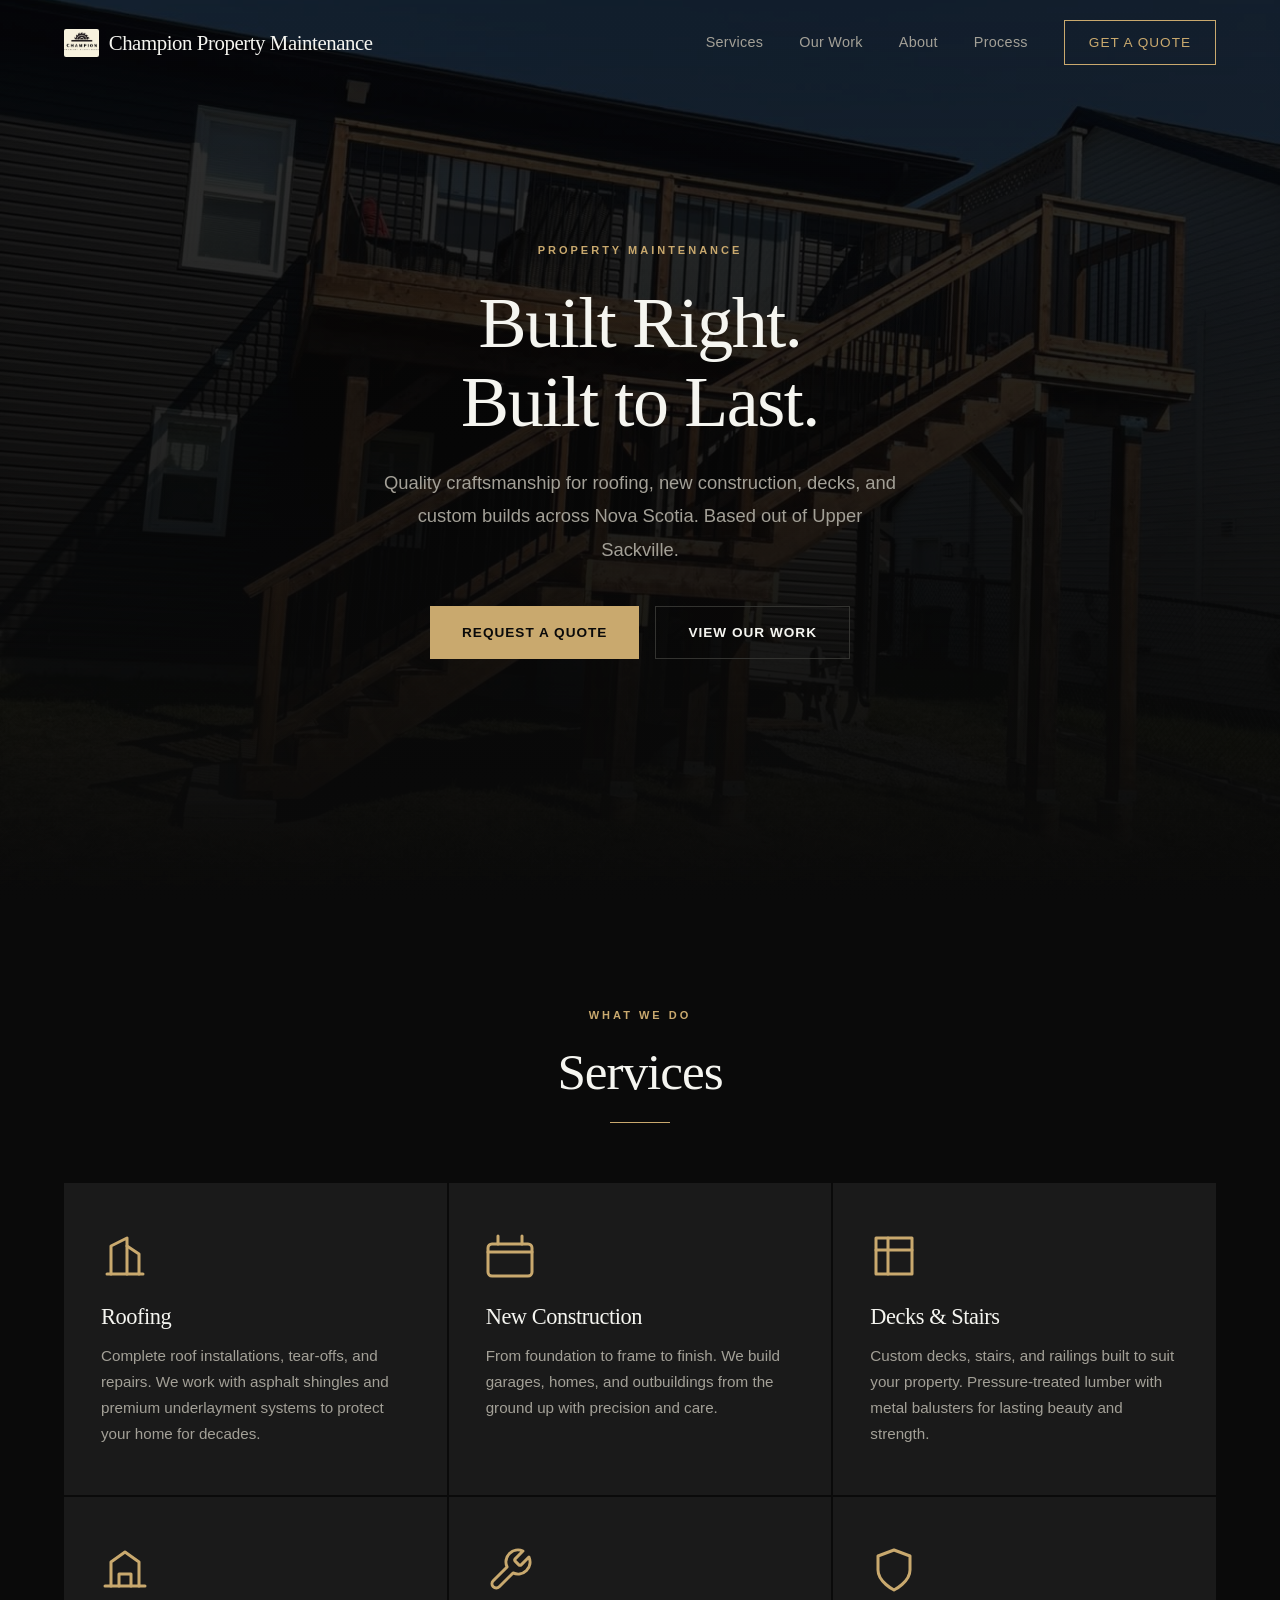
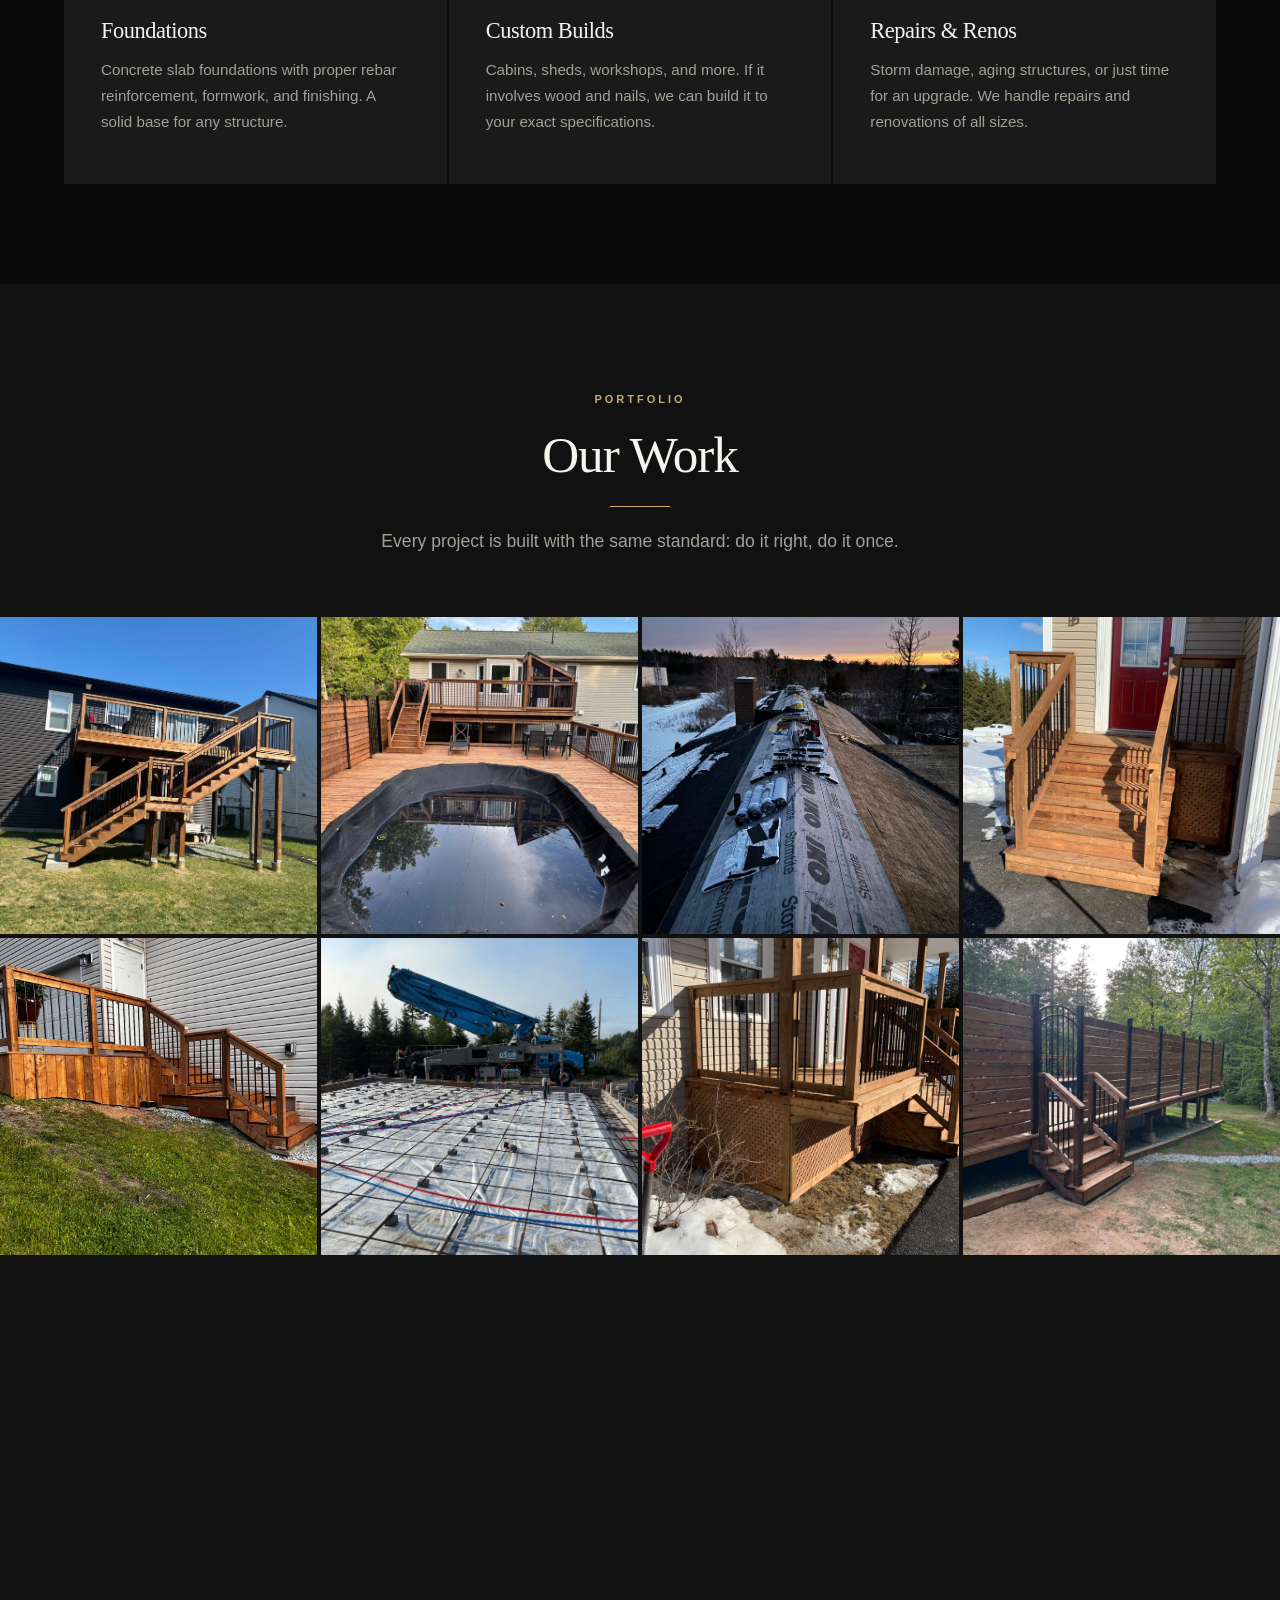
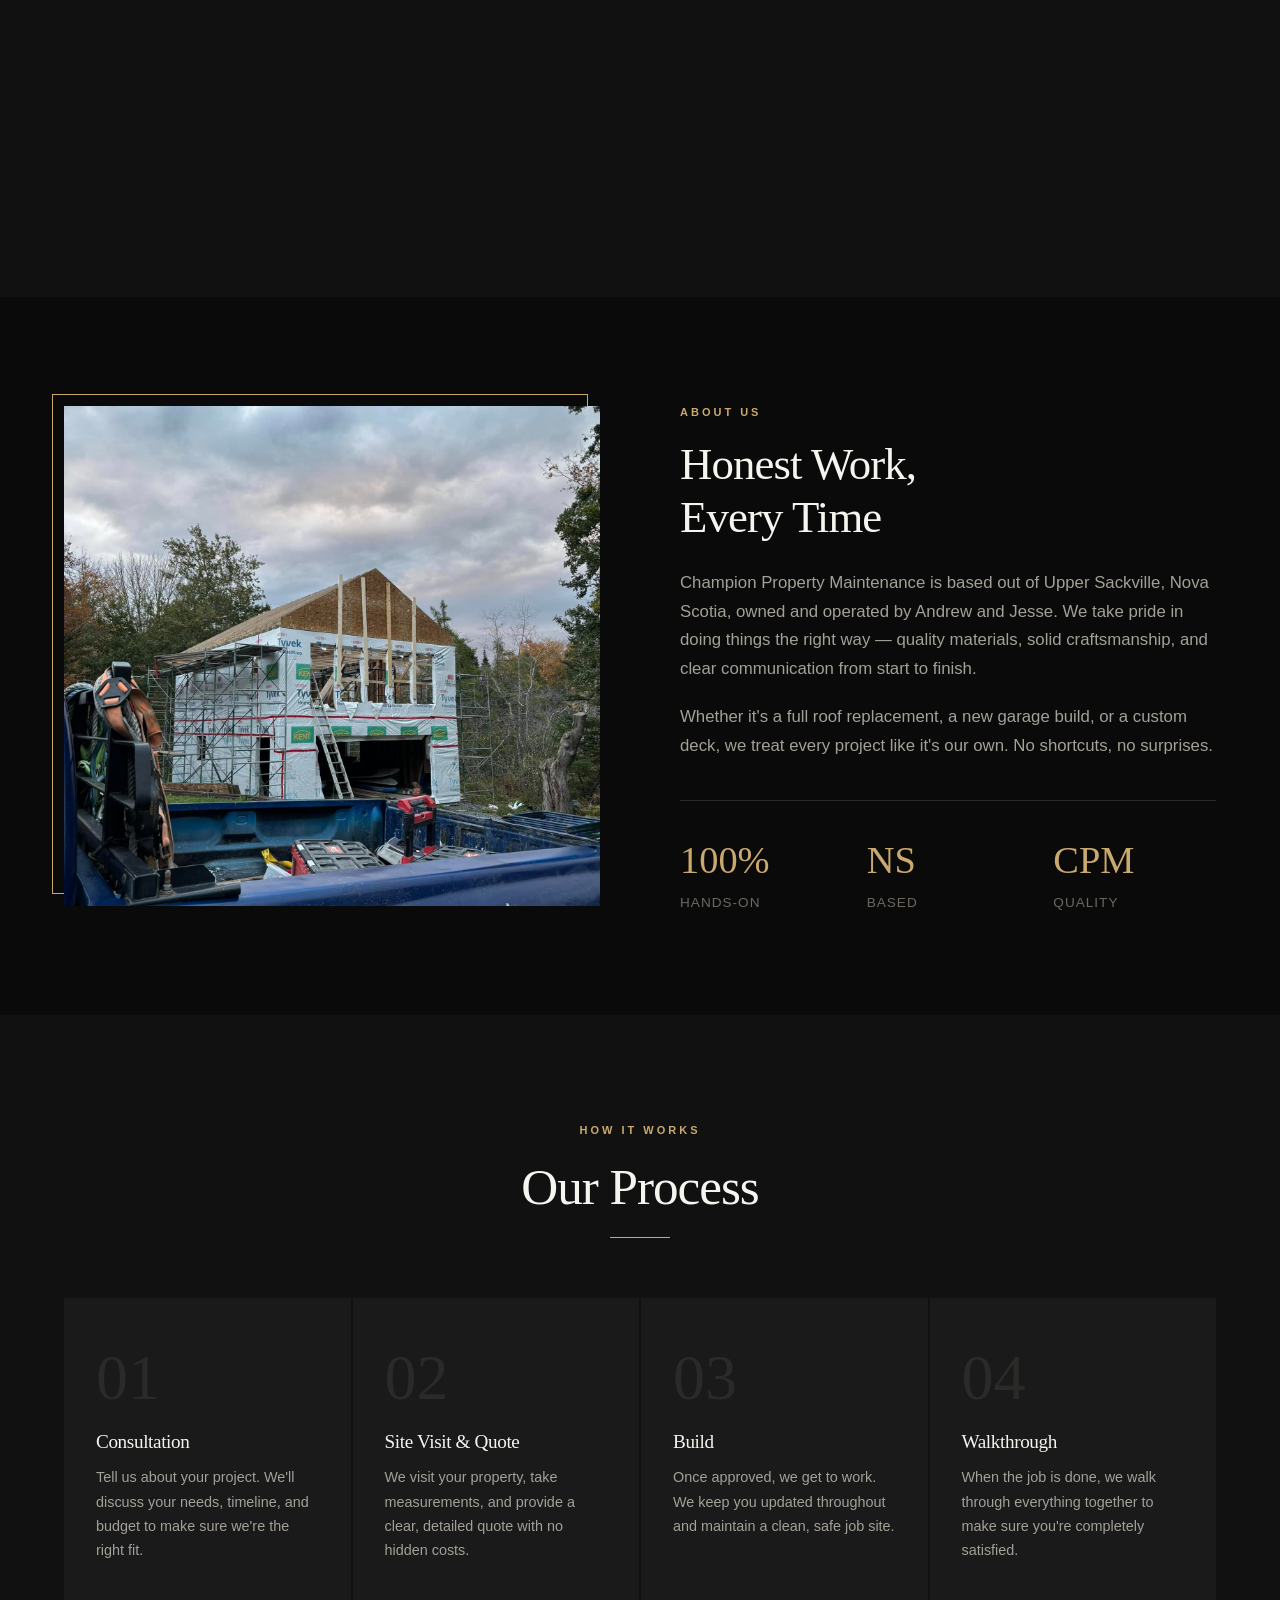
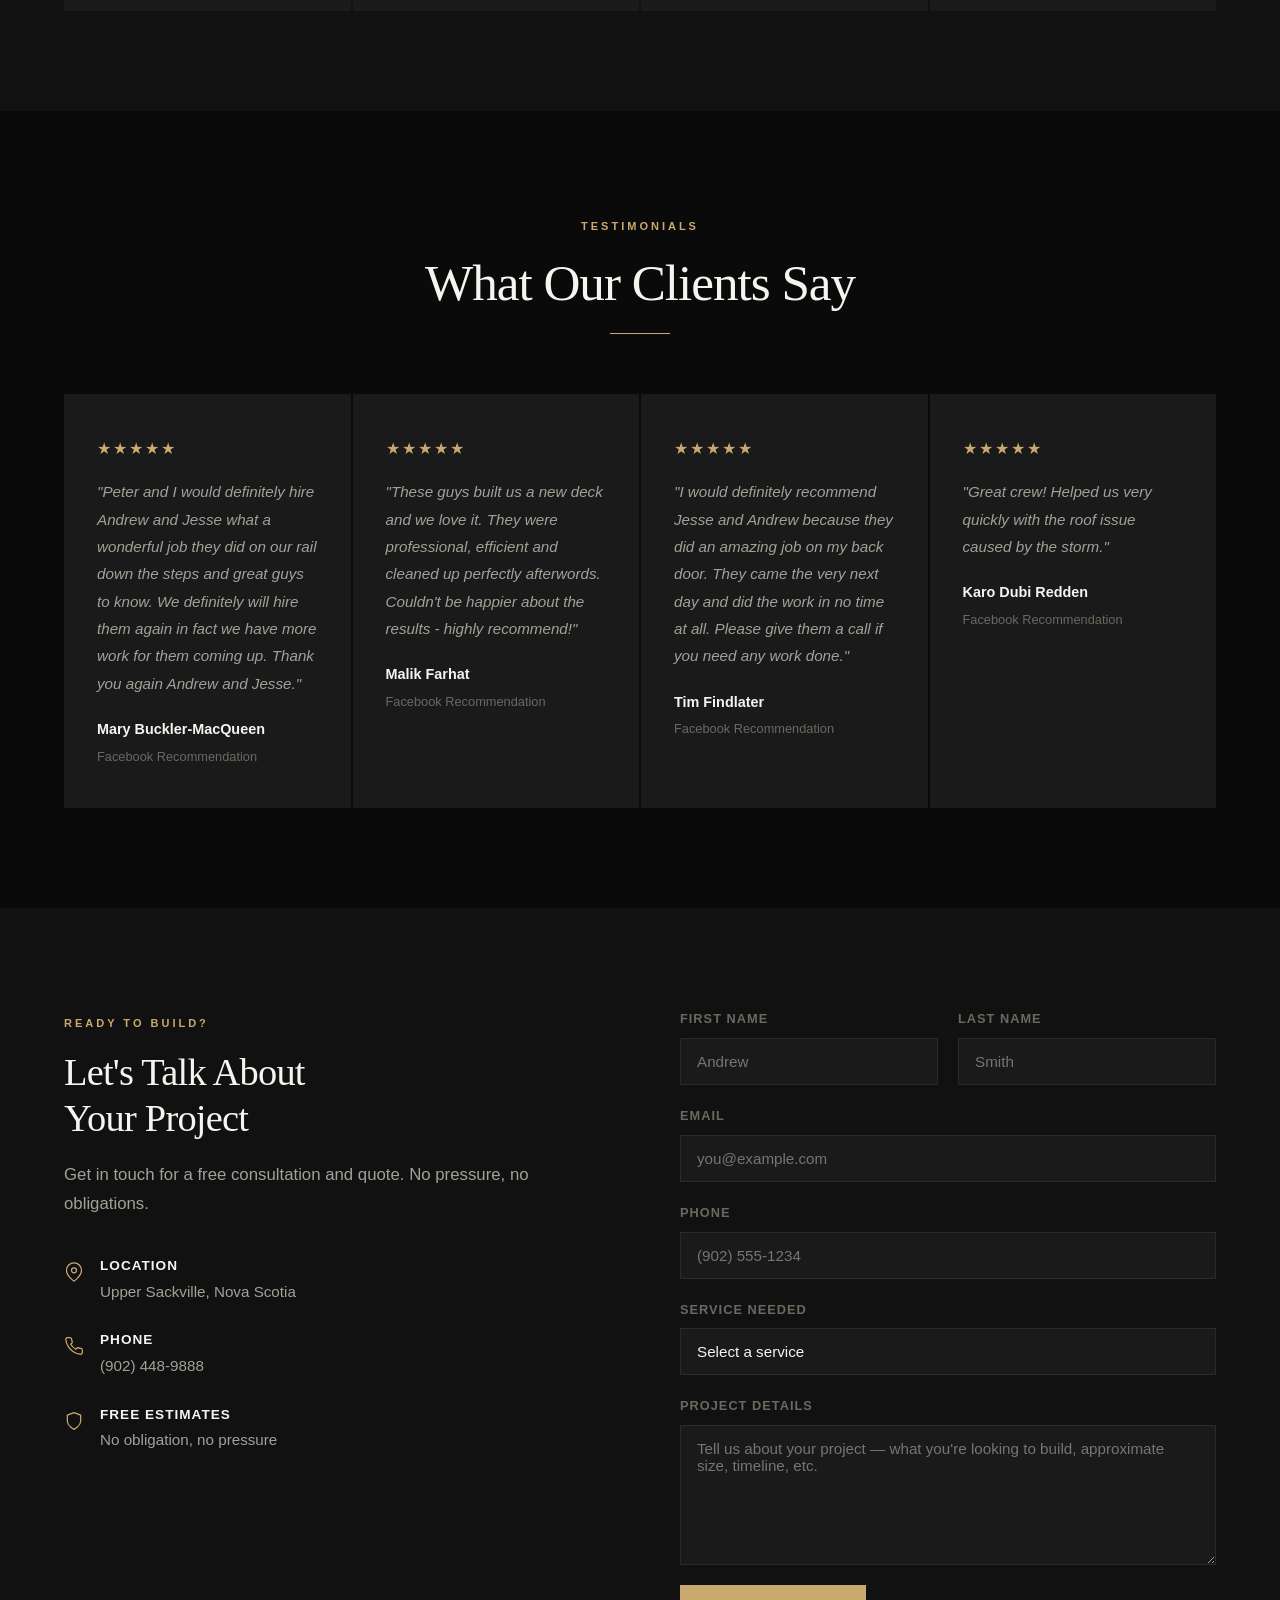
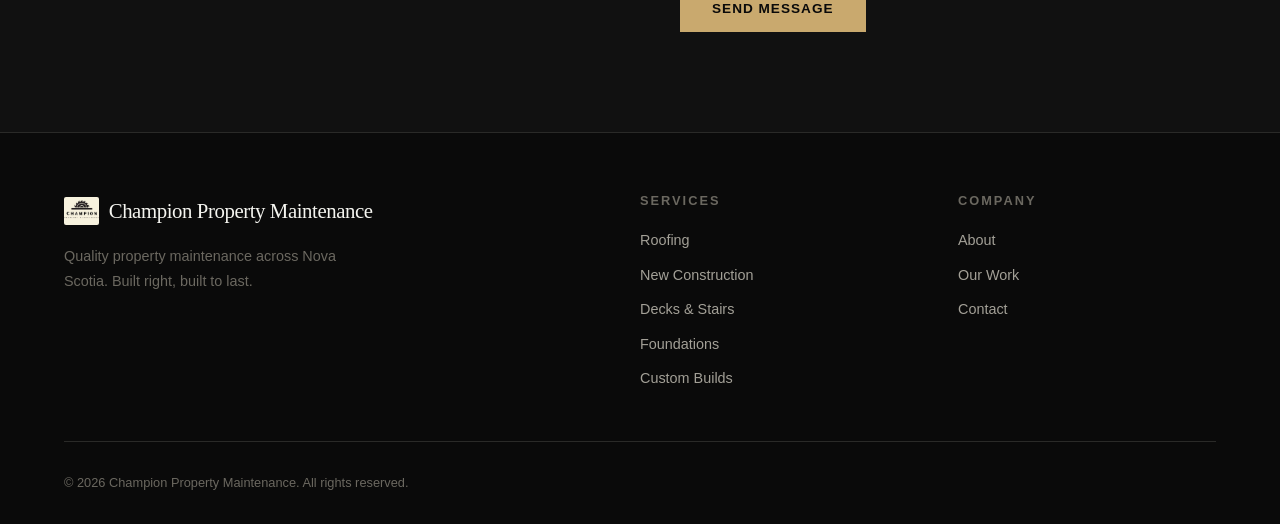
<file: index.html>
<!DOCTYPE html>
<html lang="en">
<head>
  <meta charset="UTF-8">
  <meta name="viewport" content="width=device-width, initial-scale=1.0">
  <title>Champion Property Maintenance | Nova Scotia</title>
  <meta name="description" content="Premium property maintenance services in Nova Scotia. New construction, roofing, decks, foundations, and custom builds by the Champion team.">
  <link rel="stylesheet" href="css/styles.css">
  <link rel="icon" type="image/svg+xml" href="data:image/svg+xml,%3Csvg xmlns='http://www.w3.org/2000/svg' viewBox='0 0 32 32'%3E%3Crect width='32' height='32' fill='%23c9a96e'/%3E%3Ctext x='50%25' y='55%25' dominant-baseline='middle' text-anchor='middle' fill='%230a0a0a' font-family='Georgia' font-weight='400' font-size='10'%3ECPM%3C/text%3E%3C/svg%3E">
</head>
<body>

  <!-- Navigation -->
  <nav class="navbar" id="navbar">
    <div class="container">
      <a href="index" class="nav-logo">
        <img src="images/logo.jpg" alt="Champion Property Maintenance" class="nav-logo-img">
        Champion Property Maintenance
      </a>
      <div class="nav-links" id="navLinks">
        <a href="#services">Services</a>
        <a href="#work">Our Work</a>
        <a href="#about">About</a>
        <a href="#process">Process</a>
        <a href="#contact" class="nav-cta">Get a Quote</a>
      </div>
      <button class="nav-toggle" id="navToggle" aria-label="Toggle menu">
        <span></span>
        <span></span>
        <span></span>
      </button>
    </div>
  </nav>

  <!-- Hero -->
  <section class="hero">
    <div class="hero-bg">
      <img src="images/stairs.jpg" alt="Champion Property Maintenance building project">
    </div>
    <div class="container">
      <div class="hero-content fade-in">
        <span class="hero-label">Property Maintenance</span>
        <h1>Built Right.<br>Built to Last.</h1>
        <p>Quality craftsmanship for roofing, new construction, decks, and custom builds across Nova Scotia. Based out of Upper Sackville.</p>
        <div class="hero-buttons">
          <a href="#contact" class="btn btn-primary">Request a Quote</a>
          <a href="#work" class="btn btn-outline">View Our Work</a>
        </div>
      </div>
    </div>
  </section>

  <!-- Services -->
  <section class="section" id="services">
    <div class="container">
      <div class="text-center fade-in">
        <span class="section-label">What We Do</span>
        <h2 class="section-title">Services</h2>
        <div class="divider"></div>
      </div>

      <div class="services-grid stagger-children">
        <div class="service-card">
          <div class="service-icon">
            <svg xmlns="http://www.w3.org/2000/svg" viewBox="0 0 24 24" stroke-linecap="round" stroke-linejoin="round"><path d="M3 21h18"/><path d="M5 21V7l8-4v18"/><path d="M19 21V11l-6-4"/></svg>
          </div>
          <h3>Roofing</h3>
          <p>Complete roof installations, tear-offs, and repairs. We work with asphalt shingles and premium underlayment systems to protect your home for decades.</p>
        </div>
        <div class="service-card">
          <div class="service-icon">
            <svg xmlns="http://www.w3.org/2000/svg" viewBox="0 0 24 24" stroke-linecap="round" stroke-linejoin="round"><rect x="1" y="6" width="22" height="16" rx="2"/><path d="M1 10h22"/><path d="M6 6V2"/><path d="M18 6V2"/></svg>
          </div>
          <h3>New Construction</h3>
          <p>From foundation to frame to finish. We build garages, homes, and outbuildings from the ground up with precision and care.</p>
        </div>
        <div class="service-card">
          <div class="service-icon">
            <svg xmlns="http://www.w3.org/2000/svg" viewBox="0 0 24 24" stroke-linecap="round" stroke-linejoin="round"><path d="M3 3h18v18H3z"/><path d="M3 9h18"/><path d="M9 3v18"/></svg>
          </div>
          <h3>Decks & Stairs</h3>
          <p>Custom decks, stairs, and railings built to suit your property. Pressure-treated lumber with metal balusters for lasting beauty and strength.</p>
        </div>
        <div class="service-card">
          <div class="service-icon">
            <svg xmlns="http://www.w3.org/2000/svg" viewBox="0 0 24 24" stroke-linecap="round" stroke-linejoin="round"><path d="M2 20h20"/><path d="M5 20V8l7-5 7 5v12"/><path d="M9 20v-6h6v6"/></svg>
          </div>
          <h3>Foundations</h3>
          <p>Concrete slab foundations with proper rebar reinforcement, formwork, and finishing. A solid base for any structure.</p>
        </div>
        <div class="service-card">
          <div class="service-icon">
            <svg xmlns="http://www.w3.org/2000/svg" viewBox="0 0 24 24" stroke-linecap="round" stroke-linejoin="round"><path d="M14.7 6.3a1 1 0 0 0 0 1.4l1.6 1.6a1 1 0 0 0 1.4 0l3.77-3.77a6 6 0 0 1-7.94 7.94l-6.91 6.91a2.12 2.12 0 0 1-3-3l6.91-6.91a6 6 0 0 1 7.94-7.94l-3.76 3.76z"/></svg>
          </div>
          <h3>Custom Builds</h3>
          <p>Cabins, sheds, workshops, and more. If it involves wood and nails, we can build it to your exact specifications.</p>
        </div>
        <div class="service-card">
          <div class="service-icon">
            <svg xmlns="http://www.w3.org/2000/svg" viewBox="0 0 24 24" stroke-linecap="round" stroke-linejoin="round"><path d="M12 22s8-4 8-10V5l-8-3-8 3v7c0 6 8 10 8 10z"/></svg>
          </div>
          <h3>Repairs & Renos</h3>
          <p>Storm damage, aging structures, or just time for an upgrade. We handle repairs and renovations of all sizes.</p>
        </div>
      </div>
    </div>
  </section>

  <!-- Gallery -->
  <section class="section" id="work" style="background: var(--bg-secondary); padding-bottom: 0;">
    <div class="container">
      <div class="text-center fade-in">
        <span class="section-label">Portfolio</span>
        <h2 class="section-title">Our Work</h2>
        <div class="divider"></div>
        <p class="section-subtitle" style="margin: 0 auto;">Every project is built with the same standard: do it right, do it once.</p>
      </div>
    </div>
    <div class="gallery-grid" style="margin-top: 60px;">
      <div class="gallery-item scale-in"><img src="images/stairs.jpg" alt="Custom deck with stairs"></div>
      <div class="gallery-item scale-in"><img src="images/deck.jpg" alt="Deck build"></div>
      <div class="gallery-item scale-in"><img src="images/roof.jpg" alt="Roofing project"></div>
      <div class="gallery-item scale-in"><img src="images/stairs1.jpg" alt="Stairs and railings"></div>
      <div class="gallery-item scale-in"><img src="images/deck1.jpg" alt="Finished deck"></div>
      <div class="gallery-item scale-in"><img src="images/conc.jpg" alt="Concrete work"></div>
      <div class="gallery-item scale-in"><img src="images/stairs2.jpg" alt="Outdoor staircase"></div>
      <div class="gallery-item scale-in"><img src="images/deck2.jpg" alt="Deck construction"></div>
      <div class="gallery-item scale-in"><img src="images/roof1.jpg" alt="Roof installation"></div>
      <div class="gallery-item scale-in"><img src="images/path.jpg" alt="Pathway build"></div>
      <div class="gallery-item scale-in"><img src="images/bath.jpg" alt="Bathroom renovation"></div>
      <div class="gallery-item scale-in"><img src="images/floor.jpg" alt="Flooring work"></div>
      <div class="gallery-item scale-in"><img src="images/deck3.jpg" alt="Deck project"></div>
      <div class="gallery-item scale-in"><img src="images/stairs3.jpg" alt="Stair build"></div>
      <div class="gallery-item scale-in"><img src="images/deck4.jpg" alt="Deck with railings"></div>
      <div class="gallery-item scale-in"><img src="images/stairs4.jpg" alt="Stairs project"></div>
    </div>
  </section>

  <!-- About -->
  <section class="section" id="about">
    <div class="container">
      <div class="about-grid">
        <div class="about-image slide-left">
          <img src="images/an9.jpg" alt="Champion Property Maintenance construction project">
        </div>
        <div class="about-text slide-right">
          <span class="section-label">About Us</span>
          <h2>Honest Work,<br>Every Time</h2>
          <p>Champion Property Maintenance is based out of Upper Sackville, Nova Scotia, owned and operated by Andrew and Jesse. We take pride in doing things the right way — quality materials, solid craftsmanship, and clear communication from start to finish.</p>
          <p>Whether it's a full roof replacement, a new garage build, or a custom deck, we treat every project like it's our own. No shortcuts, no surprises.</p>
          <div class="about-stats">
            <div>
              <span class="stat-number">100%</span>
              <span class="stat-label">Hands-On</span>
            </div>
            <div>
              <span class="stat-number">NS</span>
              <span class="stat-label">Based</span>
            </div>
            <div>
              <span class="stat-number">CPM</span>
              <span class="stat-label">Quality</span>
            </div>
          </div>
        </div>
      </div>
    </div>
  </section>

  <!-- Process -->
  <section class="section" id="process" style="background: var(--bg-secondary);">
    <div class="container">
      <div class="text-center fade-in">
        <span class="section-label">How It Works</span>
        <h2 class="section-title">Our Process</h2>
        <div class="divider"></div>
      </div>

      <div class="process-grid stagger-children">
        <div class="process-step">
          <div class="process-number">01</div>
          <h3>Consultation</h3>
          <p>Tell us about your project. We'll discuss your needs, timeline, and budget to make sure we're the right fit.</p>
        </div>
        <div class="process-step">
          <div class="process-number">02</div>
          <h3>Site Visit & Quote</h3>
          <p>We visit your property, take measurements, and provide a clear, detailed quote with no hidden costs.</p>
        </div>
        <div class="process-step">
          <div class="process-number">03</div>
          <h3>Build</h3>
          <p>Once approved, we get to work. We keep you updated throughout and maintain a clean, safe job site.</p>
        </div>
        <div class="process-step">
          <div class="process-number">04</div>
          <h3>Walkthrough</h3>
          <p>When the job is done, we walk through everything together to make sure you're completely satisfied.</p>
        </div>
      </div>
    </div>
  </section>

  <!-- Testimonials -->
  <section class="section" id="reviews">
    <div class="container">
      <div class="text-center fade-in">
        <span class="section-label">Testimonials</span>
        <h2 class="section-title">What Our Clients Say</h2>
        <div class="divider"></div>
      </div>

      <div class="reviews-grid stagger-children">
        <div class="review-card">
          <div class="review-stars">&#9733;&#9733;&#9733;&#9733;&#9733;</div>
          <p class="review-text">"Peter and I would definitely hire Andrew and Jesse what a wonderful job they did on our rail down the steps and great guys to know. We definitely will hire them again in fact we have more work for them coming up. Thank you again Andrew and Jesse."</p>
          <div class="review-author">Mary Buckler-MacQueen</div>
          <div class="review-source">Facebook Recommendation</div>
        </div>
        <div class="review-card">
          <div class="review-stars">&#9733;&#9733;&#9733;&#9733;&#9733;</div>
          <p class="review-text">"These guys built us a new deck and we love it. They were professional, efficient and cleaned up perfectly afterwords. Couldn't be happier about the results - highly recommend!"</p>
          <div class="review-author">Malik Farhat</div>
          <div class="review-source">Facebook Recommendation</div>
        </div>
        <div class="review-card">
          <div class="review-stars">&#9733;&#9733;&#9733;&#9733;&#9733;</div>
          <p class="review-text">"I would definitely recommend Jesse and Andrew because they did an amazing job on my back door. They came the very next day and did the work in no time at all. Please give them a call if you need any work done."</p>
          <div class="review-author">Tim Findlater</div>
          <div class="review-source">Facebook Recommendation</div>
        </div>
        <div class="review-card">
          <div class="review-stars">&#9733;&#9733;&#9733;&#9733;&#9733;</div>
          <p class="review-text">"Great crew! Helped us very quickly with the roof issue caused by the storm."</p>
          <div class="review-author">Karo Dubi Redden</div>
          <div class="review-source">Facebook Recommendation</div>
        </div>
      </div>
    </div>
  </section>

  <!-- Contact -->
  <section class="section" id="contact" style="background: var(--bg-secondary);">
    <div class="container">
      <div class="contact-grid">
        <div class="contact-info fade-in">
          <span class="section-label">Ready to Build?</span>
          <h2>Let's Talk About<br>Your Project</h2>
          <p>Get in touch for a free consultation and quote. No pressure, no obligations.</p>

          <div class="contact-detail">
            <div class="contact-detail-icon"><svg xmlns="http://www.w3.org/2000/svg" viewBox="0 0 24 24" stroke-linecap="round" stroke-linejoin="round"><path d="M21 10c0 7-9 13-9 13s-9-6-9-13a9 9 0 0 1 18 0z"/><circle cx="12" cy="10" r="3"/></svg></div>
            <div>
              <h4>Location</h4>
              <p>Upper Sackville, Nova Scotia</p>
            </div>
          </div>

          <div class="contact-detail">
            <div class="contact-detail-icon"><svg xmlns="http://www.w3.org/2000/svg" viewBox="0 0 24 24" stroke-linecap="round" stroke-linejoin="round"><path d="M22 16.92v3a2 2 0 0 1-2.18 2 19.79 19.79 0 0 1-8.63-3.07 19.5 19.5 0 0 1-6-6 19.79 19.79 0 0 1-3.07-8.67A2 2 0 0 1 4.11 2h3a2 2 0 0 1 2 1.72 12.84 12.84 0 0 0 .7 2.81 2 2 0 0 1-.45 2.11L8.09 9.91a16 16 0 0 0 6 6l1.27-1.27a2 2 0 0 1 2.11-.45 12.84 12.84 0 0 0 2.81.7A2 2 0 0 1 22 16.92z"/></svg></div>
            <div>
              <h4>Phone</h4>
              <p><a href="tel:+19024489888" style="color: var(--text-secondary);">(902) 448-9888</a></p>
            </div>
          </div>

          <div class="contact-detail">
            <div class="contact-detail-icon"><svg xmlns="http://www.w3.org/2000/svg" viewBox="0 0 24 24" stroke-linecap="round" stroke-linejoin="round"><path d="M12 22s8-4 8-10V5l-8-3-8 3v7c0 6 8 10 8 10z"/></svg></div>
            <div>
              <h4>Free Estimates</h4>
              <p>No obligation, no pressure</p>
            </div>
          </div>
        </div>

        <form class="contact-form fade-in" action="https://formspree.io/f/YOUR_FORM_ID" method="POST">
          <div class="form-row">
            <div class="form-group">
              <label for="firstName">First Name</label>
              <input type="text" id="firstName" name="firstName" placeholder="Andrew" required>
            </div>
            <div class="form-group">
              <label for="lastName">Last Name</label>
              <input type="text" id="lastName" name="lastName" placeholder="Smith" required>
            </div>
          </div>
          <div class="form-group">
            <label for="email">Email</label>
            <input type="email" id="email" name="email" placeholder="you@example.com" required>
          </div>
          <div class="form-group">
            <label for="phone">Phone</label>
            <input type="tel" id="phone" name="phone" placeholder="(902) 555-1234">
          </div>
          <div class="form-group">
            <label for="service">Service Needed</label>
            <select id="service" name="service" required>
              <option value="" disabled selected>Select a service</option>
              <option value="roofing">Roofing</option>
              <option value="new-construction">New Construction</option>
              <option value="decks">Decks & Stairs</option>
              <option value="foundations">Foundations</option>
              <option value="custom-builds">Custom Builds</option>
              <option value="repairs">Repairs & Renovations</option>
              <option value="other">Other</option>
            </select>
          </div>
          <div class="form-group">
            <label for="message">Project Details</label>
            <textarea id="message" name="message" placeholder="Tell us about your project — what you're looking to build, approximate size, timeline, etc." required></textarea>
          </div>
          <input type="hidden" name="_subject" value="New Quote Request - Champion Property Maintenance Website">
          <input type="hidden" name="_next" value="https://jordan904.github.io/ad/thankyou">
          <button type="submit" class="form-submit">Send Message</button>
        </form>
      </div>
    </div>
  </section>

  <!-- Footer -->
  <footer class="footer">
    <div class="container">
      <div class="footer-grid">
        <div class="footer-brand">
          <a href="index" class="nav-logo">
            <img src="images/logo.jpg" alt="Champion Property Maintenance" class="nav-logo-img">
            Champion Property Maintenance
          </a>
          <p>Quality property maintenance across Nova Scotia. Built right, built to last.</p>
        </div>
        <div class="footer-col">
          <h4>Services</h4>
          <a href="#services">Roofing</a>
          <a href="#services">New Construction</a>
          <a href="#services">Decks & Stairs</a>
          <a href="#services">Foundations</a>
          <a href="#services">Custom Builds</a>
        </div>
        <div class="footer-col">
          <h4>Company</h4>
          <a href="#about">About</a>
          <a href="#work">Our Work</a>
          <a href="contact">Contact</a>
        </div>
      </div>
      <div class="footer-bottom">
        <p>&copy; 2026 Champion Property Maintenance. All rights reserved.</p>
      </div>
    </div>
  </footer>

  <script src="js/script.js"></script>
</body>
</html>
</file>
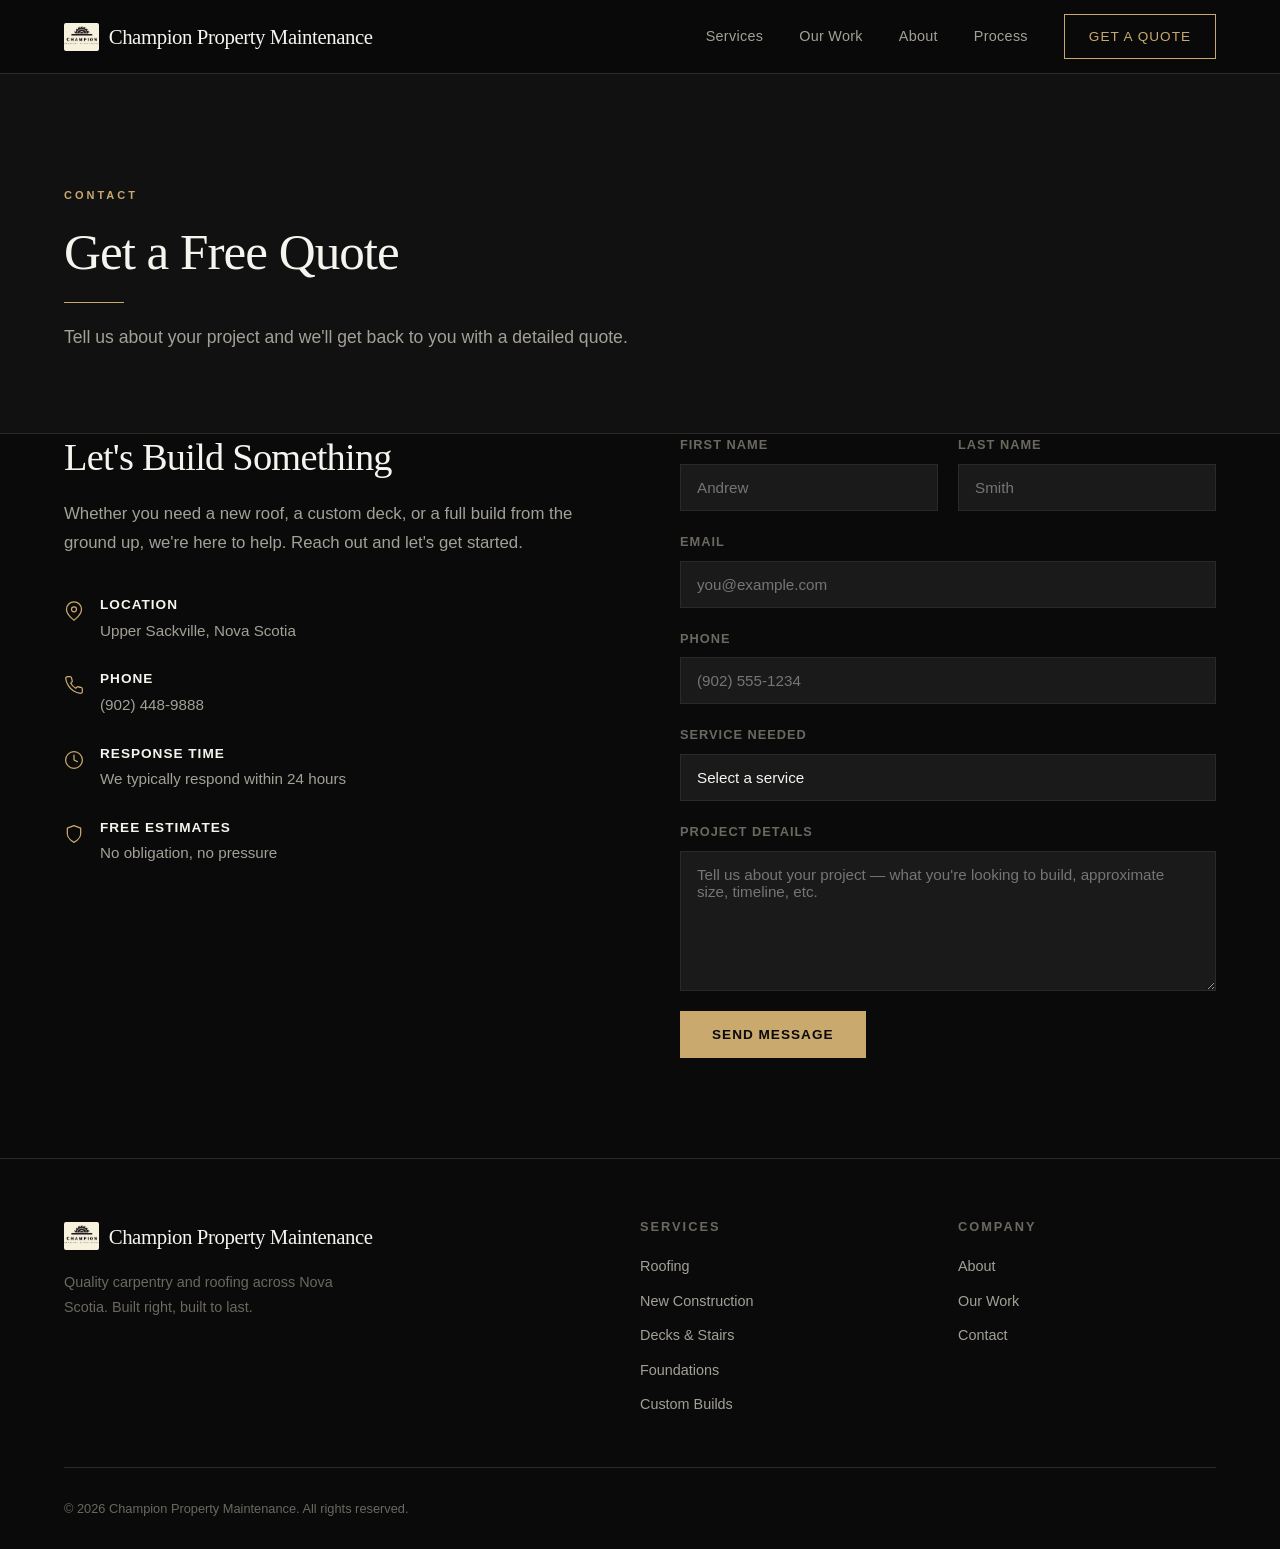
<file: contact.html>
<!DOCTYPE html>
<html lang="en">
<head>
  <meta charset="UTF-8">
  <meta name="viewport" content="width=device-width, initial-scale=1.0">
  <title>Contact | Champion Property Maintenance</title>
  <meta name="description" content="Get a free quote from Champion Property Maintenance. Roofing, new construction, decks, and custom builds in Nova Scotia.">
  <link rel="stylesheet" href="css/styles.css">
  <link rel="icon" type="image/svg+xml" href="data:image/svg+xml,%3Csvg xmlns='http://www.w3.org/2000/svg' viewBox='0 0 32 32'%3E%3Crect width='32' height='32' fill='%23c9a96e'/%3E%3Ctext x='50%25' y='55%25' dominant-baseline='middle' text-anchor='middle' fill='%230a0a0a' font-family='Georgia' font-weight='400' font-size='15'%3ECPM%3C/text%3E%3C/svg%3E">
</head>
<body>

  <!-- Navigation -->
  <nav class="navbar scrolled" id="navbar">
    <div class="container">
      <a href="index" class="nav-logo">
        <img src="images/logo.jpg" alt="Champion Property Maintenance" class="nav-logo-img">
        Champion Property Maintenance
      </a>
      <div class="nav-links" id="navLinks">
        <a href="index#services">Services</a>
        <a href="index#work">Our Work</a>
        <a href="index#about">About</a>
        <a href="index#process">Process</a>
        <a href="contact" class="nav-cta active">Get a Quote</a>
      </div>
      <button class="nav-toggle" id="navToggle" aria-label="Toggle menu">
        <span></span>
        <span></span>
        <span></span>
      </button>
    </div>
  </nav>

  <!-- Page Header -->
  <section class="page-header">
    <div class="container">
      <span class="section-label">Contact</span>
      <h1 class="section-title">Get a Free Quote</h1>
      <div class="divider" style="margin-left: 0;"></div>
      <p class="section-subtitle">Tell us about your project and we'll get back to you with a detailed quote.</p>
    </div>
  </section>

  <!-- Contact Section -->
  <section class="section" style="padding-top: 0;">
    <div class="container">
      <div class="contact-grid">
        <!-- Contact Info -->
        <div class="contact-info fade-in">
          <h2>Let's Build Something</h2>
          <p>Whether you need a new roof, a custom deck, or a full build from the ground up, we're here to help. Reach out and let's get started.</p>

          <div class="contact-detail">
            <div class="contact-detail-icon"><svg xmlns="http://www.w3.org/2000/svg" viewBox="0 0 24 24" stroke-linecap="round" stroke-linejoin="round"><path d="M21 10c0 7-9 13-9 13s-9-6-9-13a9 9 0 0 1 18 0z"/><circle cx="12" cy="10" r="3"/></svg></div>
            <div>
              <h4>Location</h4>
              <p>Upper Sackville, Nova Scotia</p>
            </div>
          </div>

          <div class="contact-detail">
            <div class="contact-detail-icon"><svg xmlns="http://www.w3.org/2000/svg" viewBox="0 0 24 24" stroke-linecap="round" stroke-linejoin="round"><path d="M22 16.92v3a2 2 0 0 1-2.18 2 19.79 19.79 0 0 1-8.63-3.07 19.5 19.5 0 0 1-6-6 19.79 19.79 0 0 1-3.07-8.67A2 2 0 0 1 4.11 2h3a2 2 0 0 1 2 1.72 12.84 12.84 0 0 0 .7 2.81 2 2 0 0 1-.45 2.11L8.09 9.91a16 16 0 0 0 6 6l1.27-1.27a2 2 0 0 1 2.11-.45 12.84 12.84 0 0 0 2.81.7A2 2 0 0 1 22 16.92z"/></svg></div>
            <div>
              <h4>Phone</h4>
              <p><a href="tel:+19024489888" style="color: var(--text-secondary);">(902) 448-9888</a></p>
            </div>
          </div>

          <div class="contact-detail">
            <div class="contact-detail-icon"><svg xmlns="http://www.w3.org/2000/svg" viewBox="0 0 24 24" stroke-linecap="round" stroke-linejoin="round"><circle cx="12" cy="12" r="10"/><polyline points="12 6 12 12 16 14"/></svg></div>
            <div>
              <h4>Response Time</h4>
              <p>We typically respond within 24 hours</p>
            </div>
          </div>

          <div class="contact-detail">
            <div class="contact-detail-icon"><svg xmlns="http://www.w3.org/2000/svg" viewBox="0 0 24 24" stroke-linecap="round" stroke-linejoin="round"><path d="M12 22s8-4 8-10V5l-8-3-8 3v7c0 6 8 10 8 10z"/></svg></div>
            <div>
              <h4>Free Estimates</h4>
              <p>No obligation, no pressure</p>
            </div>
          </div>
        </div>

        <!-- Contact Form -->
        <form class="contact-form fade-in" id="contactForm" method="POST">
          <div class="form-row">
            <div class="form-group">
              <label for="firstName">First Name</label>
              <input type="text" id="firstName" name="firstName" placeholder="Andrew" required>
            </div>
            <div class="form-group">
              <label for="lastName">Last Name</label>
              <input type="text" id="lastName" name="lastName" placeholder="Smith" required>
            </div>
          </div>

          <div class="form-group">
            <label for="email">Email</label>
            <input type="email" id="email" name="email" placeholder="you@example.com" required>
          </div>

          <div class="form-group">
            <label for="phone">Phone</label>
            <input type="tel" id="phone" name="phone" placeholder="(902) 555-1234">
          </div>

          <div class="form-group">
            <label for="service">Service Needed</label>
            <select id="service" name="service" required>
              <option value="" disabled selected>Select a service</option>
              <option value="roofing">Roofing</option>
              <option value="new-construction">New Construction</option>
              <option value="decks">Decks & Stairs</option>
              <option value="foundations">Foundations</option>
              <option value="custom-builds">Custom Builds</option>
              <option value="repairs">Repairs & Renovations</option>
              <option value="other">Other</option>
            </select>
          </div>

          <div class="form-group">
            <label for="message">Project Details</label>
            <textarea id="message" name="message" placeholder="Tell us about your project — what you're looking to build, approximate size, timeline, etc." required></textarea>
          </div>

          <button type="submit" class="form-submit">Send Message</button>
        </form>
      </div>
    </div>
  </section>

  <!-- Footer -->
  <footer class="footer">
    <div class="container">
      <div class="footer-grid">
        <div class="footer-brand">
          <a href="index" class="nav-logo">
            <img src="images/logo.jpg" alt="Champion Property Maintenance" class="nav-logo-img">
            Champion Property Maintenance
          </a>
          <p>Quality carpentry and roofing across Nova Scotia. Built right, built to last.</p>
        </div>
        <div class="footer-col">
          <h4>Services</h4>
          <a href="index#services">Roofing</a>
          <a href="index#services">New Construction</a>
          <a href="index#services">Decks & Stairs</a>
          <a href="index#services">Foundations</a>
          <a href="index#services">Custom Builds</a>
        </div>
        <div class="footer-col">
          <h4>Company</h4>
          <a href="index#about">About</a>
          <a href="index#work">Our Work</a>
          <a href="contact">Contact</a>
        </div>
      </div>
      <div class="footer-bottom">
        <p>&copy; 2026 Champion Property Maintenance. All rights reserved.</p>
      </div>
    </div>
  </footer>

  <script src="js/script.js"></script>
</body>
</html>
</file>
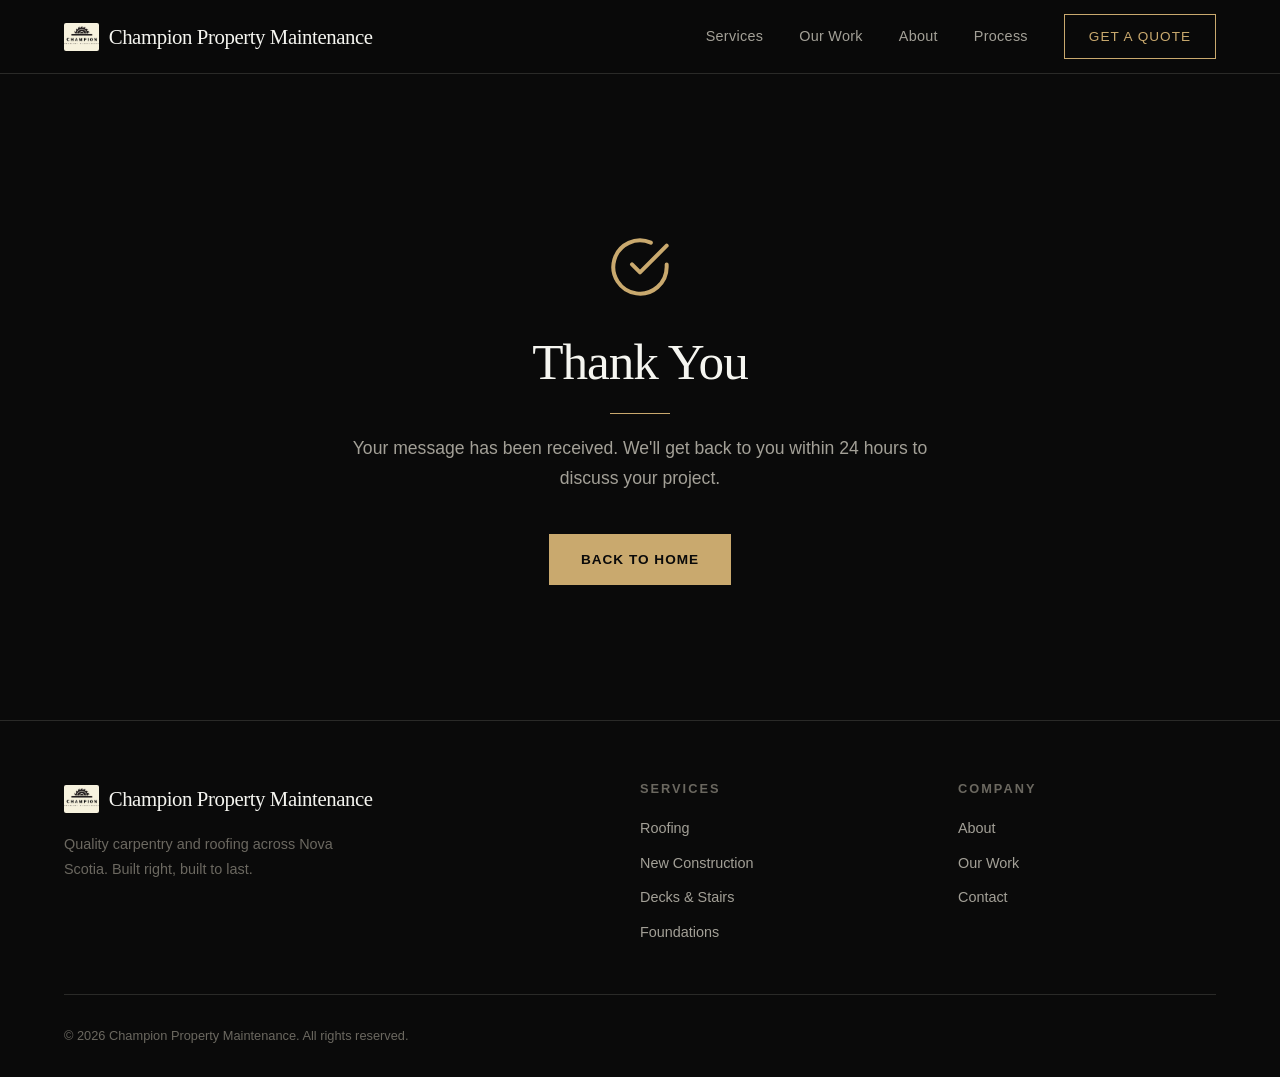
<file: thankyou.html>
<!DOCTYPE html>
<html lang="en">
<head>
  <meta charset="UTF-8">
  <meta name="viewport" content="width=device-width, initial-scale=1.0">
  <title>Thank You | Champion Property Maintenance</title>
  <meta name="description" content="Thank you for contacting Champion Property Maintenance. We'll be in touch soon.">
  <link rel="stylesheet" href="css/styles.css">
  <link rel="icon" type="image/svg+xml" href="data:image/svg+xml,%3Csvg xmlns='http://www.w3.org/2000/svg' viewBox='0 0 32 32'%3E%3Crect width='32' height='32' fill='%23c9a96e'/%3E%3Ctext x='50%25' y='55%25' dominant-baseline='middle' text-anchor='middle' fill='%230a0a0a' font-family='Georgia' font-weight='400' font-size='10'%3ECPM%3C/text%3E%3C/svg%3E">
</head>
<body>

  <!-- Navigation -->
  <nav class="navbar scrolled" id="navbar">
    <div class="container">
      <a href="index" class="nav-logo">
        <img src="images/logo.jpg" alt="Champion Property Maintenance" class="nav-logo-img">
        Champion Property Maintenance
      </a>
      <div class="nav-links" id="navLinks">
        <a href="index#services">Services</a>
        <a href="index#work">Our Work</a>
        <a href="index#about">About</a>
        <a href="index#process">Process</a>
        <a href="contact" class="nav-cta">Get a Quote</a>
      </div>
      <button class="nav-toggle" id="navToggle" aria-label="Toggle menu">
        <span></span>
        <span></span>
        <span></span>
      </button>
    </div>
  </nav>

  <!-- Thank You Content -->
  <section class="thankyou-content">
    <div class="container">
      <div class="fade-in">
        <div class="thankyou-icon"><svg xmlns="http://www.w3.org/2000/svg" viewBox="0 0 24 24" stroke-linecap="round" stroke-linejoin="round"><path d="M22 11.08V12a10 10 0 1 1-5.93-9.14"/><polyline points="22 4 12 14.01 9 11.01"/></svg></div>
        <h1 class="section-title">Thank You</h1>
        <div class="divider"></div>
        <p class="section-subtitle" style="margin: 0 auto 40px;">Your message has been received. We'll get back to you within 24 hours to discuss your project.</p>
        <a href="index" class="btn btn-primary">Back to Home</a>
      </div>
    </div>
  </section>

  <!-- Footer -->
  <footer class="footer">
    <div class="container">
      <div class="footer-grid">
        <div class="footer-brand">
          <a href="index" class="nav-logo">
            <img src="images/logo.jpg" alt="Champion Property Maintenance" class="nav-logo-img">
            Champion Property Maintenance
          </a>
          <p>Quality carpentry and roofing across Nova Scotia. Built right, built to last.</p>
        </div>
        <div class="footer-col">
          <h4>Services</h4>
          <a href="index#services">Roofing</a>
          <a href="index#services">New Construction</a>
          <a href="index#services">Decks & Stairs</a>
          <a href="index#services">Foundations</a>
        </div>
        <div class="footer-col">
          <h4>Company</h4>
          <a href="index#about">About</a>
          <a href="index#work">Our Work</a>
          <a href="contact">Contact</a>
        </div>
      </div>
      <div class="footer-bottom">
        <p>&copy; 2026 Champion Property Maintenance. All rights reserved.</p>
      </div>
    </div>
  </footer>

  <script src="js/script.js"></script>
</body>
</html>
</file>
<file: css/styles.css>
/* ===== RESET & BASE ===== */
*, *::before, *::after {
  margin: 0;
  padding: 0;
  box-sizing: border-box;
}

:root {
  --bg-primary: #0a0a0a;
  --bg-secondary: #111111;
  --bg-card: #1a1a1a;
  --bg-card-hover: #222222;
  --text-primary: #f5f5f0;
  --text-secondary: #a3a097;
  --text-muted: #6b6860;
  --accent: #c9a96e;
  --accent-hover: #dbb97e;
  --accent-dark: #a68b52;
  --border: #2a2a28;
  --border-light: #333330;
  --font-main: 'Inter', -apple-system, BlinkMacSystemFont, 'Segoe UI', sans-serif;
  --font-display: 'Georgia', 'Times New Roman', serif;
  --container: 1200px;
  --radius: 4px;
  --transition: 0.3s ease;
}

html {
  scroll-behavior: smooth;
  -webkit-font-smoothing: antialiased;
}

body {
  font-family: var(--font-main);
  background: var(--bg-primary);
  color: var(--text-primary);
  line-height: 1.7;
  overflow-x: hidden;
}

a {
  color: inherit;
  text-decoration: none;
}

img {
  max-width: 100%;
  display: block;
}

.container {
  max-width: var(--container);
  margin: 0 auto;
  padding: 0 24px;
}

/* ===== TYPOGRAPHY ===== */
h1, h2, h3, h4 {
  font-family: var(--font-display);
  font-weight: 400;
  line-height: 1.2;
  letter-spacing: -0.02em;
}

.section-label {
  display: inline-block;
  font-size: 11px;
  font-weight: 600;
  letter-spacing: 3px;
  text-transform: uppercase;
  color: var(--accent);
  margin-bottom: 16px;
  font-family: var(--font-main);
}

.section-title {
  font-size: clamp(2rem, 4vw, 3.2rem);
  color: var(--text-primary);
  margin-bottom: 20px;
}

.section-subtitle {
  font-size: 1.1rem;
  color: var(--text-secondary);
  max-width: 600px;
  line-height: 1.7;
}

/* ===== NAVBAR ===== */
.navbar {
  position: fixed;
  top: 0;
  left: 0;
  right: 0;
  z-index: 1000;
  padding: 20px 0;
  transition: all var(--transition);
  background: transparent;
}

.navbar.scrolled {
  background: rgba(10, 10, 10, 0.95);
  backdrop-filter: blur(20px);
  padding: 14px 0;
  border-bottom: 1px solid var(--border);
}

.navbar .container {
  display: flex;
  align-items: center;
  justify-content: space-between;
}

.nav-logo {
  display: flex;
  align-items: center;
  gap: 10px;
  font-family: var(--font-display);
  font-size: 1.3rem;
  color: var(--text-primary);
  letter-spacing: -0.02em;
}

.nav-logo-icon {
  width: 36px;
  height: 36px;
  background: var(--accent);
  color: var(--bg-primary);
  display: flex;
  align-items: center;
  justify-content: center;
  font-weight: 700;
  font-size: 14px;
  font-family: var(--font-main);
  letter-spacing: 1px;
}

.nav-logo-img {
  height: 28px;
  width: auto;
  border-radius: 2px;
}

.nav-links {
  display: flex;
  align-items: center;
  gap: 36px;
}

.nav-links a {
  font-size: 0.9rem;
  color: var(--text-secondary);
  transition: color var(--transition);
  letter-spacing: 0.02em;
}

.nav-links a:hover,
.nav-links a.active {
  color: var(--text-primary);
}

.nav-cta {
  padding: 10px 24px !important;
  border: 1px solid var(--accent) !important;
  color: var(--accent) !important;
  font-size: 0.85rem !important;
  letter-spacing: 1px !important;
  text-transform: uppercase;
  transition: all var(--transition) !important;
}

.nav-cta:hover {
  background: var(--accent) !important;
  color: var(--bg-primary) !important;
}

.nav-toggle {
  display: none;
  flex-direction: column;
  gap: 5px;
  background: none;
  border: none;
  cursor: pointer;
  padding: 4px;
}

.nav-toggle span {
  width: 24px;
  height: 1.5px;
  background: var(--text-primary);
  transition: all var(--transition);
}

.nav-toggle.active span:nth-child(1) {
  transform: rotate(45deg) translate(4px, 4px);
}

.nav-toggle.active span:nth-child(2) {
  opacity: 0;
}

.nav-toggle.active span:nth-child(3) {
  transform: rotate(-45deg) translate(5px, -5px);
}

/* ===== HERO ===== */
.hero {
  min-height: 100vh;
  display: flex;
  align-items: center;
  position: relative;
  overflow: hidden;
}

.hero-bg {
  position: absolute;
  inset: 0;
  z-index: 0;
}

.hero-bg img {
  width: 100%;
  height: 100%;
  object-fit: cover;
  filter: brightness(0.3);
}

.hero-bg::after {
  content: '';
  position: absolute;
  inset: 0;
  background: linear-gradient(
    to bottom,
    rgba(10, 10, 10, 0.4) 0%,
    rgba(10, 10, 10, 0.6) 50%,
    rgba(10, 10, 10, 1) 100%
  );
}

.hero .container {
  position: relative;
  z-index: 1;
}

.hero-content {
  max-width: 700px;
  margin: 0 auto;
  transform: translateY(-60px);
  text-align: center;
}

.hero-label {
  font-size: 11px;
  font-weight: 600;
  letter-spacing: 3px;
  text-transform: uppercase;
  color: var(--accent);
  margin-bottom: 24px;
  display: block;
}

.hero h1 {
  font-size: clamp(2.8rem, 6vw, 4.5rem);
  color: var(--text-primary);
  margin-bottom: 24px;
  line-height: 1.1;
}

.hero p {
  font-size: 1.15rem;
  color: var(--text-secondary);
  margin: 0 auto 40px;
  max-width: 520px;
  line-height: 1.8;
}

.hero-buttons {
  display: flex;
  gap: 16px;
  flex-wrap: wrap;
  justify-content: center;
}

/* ===== BUTTONS ===== */
.btn {
  display: inline-flex;
  align-items: center;
  gap: 8px;
  padding: 14px 32px;
  font-size: 0.85rem;
  font-weight: 600;
  letter-spacing: 1px;
  text-transform: uppercase;
  font-family: var(--font-main);
  transition: all var(--transition);
  cursor: pointer;
  border: none;
}

.btn-primary {
  background: var(--accent);
  color: var(--bg-primary);
}

.btn-primary:hover {
  background: var(--accent-hover);
}

.btn-outline {
  background: transparent;
  color: var(--text-primary);
  border: 1px solid var(--border-light);
}

.btn-outline:hover {
  border-color: var(--accent);
  color: var(--accent);
}

/* ===== SECTIONS ===== */
.section {
  padding: 100px 0;
}

.text-center {
  text-align: center;
}

/* ===== SERVICES ===== */
.services-grid {
  display: grid;
  grid-template-columns: repeat(3, 1fr);
  gap: 2px;
  margin-top: 60px;
}

.service-card {
  background: var(--bg-card);
  padding: 48px 36px;
  transition: all var(--transition);
  position: relative;
  border: 1px solid transparent;
}

.service-card:hover {
  background: var(--bg-card-hover);
  border-color: var(--border);
}

.service-icon {
  width: 48px;
  height: 48px;
  margin-bottom: 24px;
}

.service-icon svg {
  width: 100%;
  height: 100%;
  stroke: var(--accent);
  fill: none;
  stroke-width: 1.5;
}

.service-card h3 {
  font-size: 1.4rem;
  margin-bottom: 12px;
  color: var(--text-primary);
}

.service-card p {
  color: var(--text-secondary);
  font-size: 0.95rem;
  line-height: 1.7;
}

/* ===== GALLERY ===== */
.gallery-grid {
  display: grid;
  grid-template-columns: repeat(4, 1fr);
  gap: 4px;
  margin-top: 60px;
}

.gallery-item {
  position: relative;
  aspect-ratio: 1;
  overflow: hidden;
  cursor: pointer;
}

.gallery-item img {
  width: 100%;
  height: 100%;
  object-fit: cover;
  transition: transform 0.6s ease;
}

.gallery-item:hover img {
  transform: scale(1.05);
}

.gallery-item::after {
  content: '';
  position: absolute;
  inset: 0;
  background: rgba(10, 10, 10, 0.3);
  opacity: 0;
  transition: opacity var(--transition);
}

.gallery-item:hover::after {
  opacity: 1;
}

.gallery-item.wide {
  grid-column: span 2;
  aspect-ratio: 2/1;
}

/* ===== ABOUT ===== */
.about-grid {
  display: grid;
  grid-template-columns: 1fr 1fr;
  gap: 80px;
  align-items: center;
}

.about-image {
  position: relative;
}

.about-image img {
  width: 100%;
  height: 500px;
  object-fit: cover;
}

.about-image::before {
  content: '';
  position: absolute;
  top: -12px;
  left: -12px;
  right: 12px;
  bottom: 12px;
  border: 1px solid var(--accent);
  z-index: -1;
}

.about-text h2 {
  font-size: clamp(2rem, 3.5vw, 2.8rem);
  margin-bottom: 24px;
}

.about-text p {
  color: var(--text-secondary);
  margin-bottom: 20px;
  font-size: 1.05rem;
}

.about-stats {
  display: grid;
  grid-template-columns: repeat(3, 1fr);
  gap: 24px;
  margin-top: 40px;
  padding-top: 40px;
  border-top: 1px solid var(--border);
}

.stat-number {
  font-family: var(--font-display);
  font-size: 2.4rem;
  color: var(--accent);
  display: block;
  line-height: 1;
  margin-bottom: 8px;
}

.stat-label {
  font-size: 0.85rem;
  color: var(--text-muted);
  text-transform: uppercase;
  letter-spacing: 1px;
}

/* ===== PROCESS ===== */
.process-grid {
  display: grid;
  grid-template-columns: repeat(4, 1fr);
  gap: 2px;
  margin-top: 60px;
}

.process-step {
  background: var(--bg-card);
  padding: 48px 32px;
  position: relative;
}

.process-number {
  font-family: var(--font-display);
  font-size: 4rem;
  color: var(--border);
  line-height: 1;
  margin-bottom: 20px;
}

.process-step h3 {
  font-size: 1.2rem;
  margin-bottom: 12px;
  color: var(--text-primary);
}

.process-step p {
  color: var(--text-secondary);
  font-size: 0.9rem;
  line-height: 1.7;
}

/* ===== REVIEWS ===== */
.reviews-grid {
  display: grid;
  grid-template-columns: repeat(4, 1fr);
  gap: 2px;
  margin-top: 60px;
}

.review-card {
  background: var(--bg-card);
  padding: 40px 32px;
  border: 1px solid transparent;
  transition: all var(--transition);
}

.review-card:hover {
  background: var(--bg-card-hover);
  border-color: var(--border);
}

.review-stars {
  color: var(--accent);
  font-size: 1rem;
  letter-spacing: 2px;
  margin-bottom: 16px;
}

.review-text {
  font-size: 0.95rem;
  color: var(--text-secondary);
  line-height: 1.8;
  margin-bottom: 20px;
  font-style: italic;
}

.review-author {
  font-size: 0.9rem;
  font-weight: 600;
  color: var(--text-primary);
}

.review-source {
  font-size: 0.8rem;
  color: var(--text-muted);
  margin-top: 4px;
}

/* ===== CTA ===== */
.cta-section {
  padding: 120px 0;
  background: var(--bg-secondary);
  text-align: center;
  position: relative;
  overflow: hidden;
}

.cta-section::before {
  content: '';
  position: absolute;
  top: 0;
  left: 50%;
  transform: translateX(-50%);
  width: 1px;
  height: 80px;
  background: linear-gradient(to bottom, transparent, var(--accent));
}

.cta-section h2 {
  font-size: clamp(2rem, 4vw, 3rem);
  margin-bottom: 20px;
}

.cta-section p {
  color: var(--text-secondary);
  font-size: 1.1rem;
  max-width: 500px;
  margin: 0 auto 40px;
}

/* ===== CONTACT FORM ===== */
.contact-grid {
  display: grid;
  grid-template-columns: 1fr 1fr;
  gap: 80px;
}

.contact-info h2 {
  font-size: 2.4rem;
  margin-bottom: 20px;
}

.contact-info > p {
  color: var(--text-secondary);
  margin-bottom: 40px;
  font-size: 1.05rem;
}

.contact-detail {
  display: flex;
  gap: 16px;
  align-items: flex-start;
  margin-bottom: 28px;
}

.contact-detail-icon {
  width: 20px;
  height: 20px;
  flex-shrink: 0;
  margin-top: 4px;
}

.contact-detail-icon svg {
  width: 100%;
  height: 100%;
  stroke: var(--accent);
  fill: none;
  stroke-width: 1.5;
}

.contact-detail h4 {
  font-family: var(--font-main);
  font-size: 0.85rem;
  font-weight: 600;
  letter-spacing: 1px;
  text-transform: uppercase;
  color: var(--text-primary);
  margin-bottom: 4px;
}

.contact-detail p {
  color: var(--text-secondary);
  font-size: 0.95rem;
}

.contact-form {
  display: flex;
  flex-direction: column;
  gap: 20px;
}

.form-row {
  display: grid;
  grid-template-columns: 1fr 1fr;
  gap: 20px;
}

.form-group {
  display: flex;
  flex-direction: column;
  gap: 8px;
}

.form-group label {
  font-size: 0.8rem;
  font-weight: 600;
  letter-spacing: 1px;
  text-transform: uppercase;
  color: var(--text-muted);
}

.form-group input,
.form-group select,
.form-group textarea {
  background: var(--bg-card);
  border: 1px solid var(--border);
  color: var(--text-primary);
  padding: 14px 16px;
  font-size: 0.95rem;
  font-family: var(--font-main);
  transition: border-color var(--transition);
  outline: none;
  border-radius: 0;
  -webkit-appearance: none;
}

.form-group input:focus,
.form-group select:focus,
.form-group textarea:focus {
  border-color: var(--accent);
}

.form-group textarea {
  min-height: 140px;
  resize: vertical;
}

.form-group select {
  cursor: pointer;
}

.form-submit {
  background: var(--accent);
  color: var(--bg-primary);
  border: none;
  padding: 16px 32px;
  font-size: 0.85rem;
  font-weight: 600;
  letter-spacing: 1px;
  text-transform: uppercase;
  font-family: var(--font-main);
  cursor: pointer;
  transition: all var(--transition);
  width: fit-content;
}

.form-submit:hover {
  background: var(--accent-hover);
}

.form-submit:disabled {
  opacity: 0.6;
  cursor: not-allowed;
}

/* ===== FOOTER ===== */
.footer {
  padding: 60px 0 30px;
  border-top: 1px solid var(--border);
}

.footer-grid {
  display: grid;
  grid-template-columns: 2fr 1fr 1fr;
  gap: 60px;
  margin-bottom: 40px;
}

.footer-brand p {
  color: var(--text-muted);
  font-size: 0.9rem;
  margin-top: 16px;
  max-width: 300px;
}

.footer-col h4 {
  font-family: var(--font-main);
  font-size: 0.8rem;
  font-weight: 600;
  letter-spacing: 2px;
  text-transform: uppercase;
  color: var(--text-muted);
  margin-bottom: 20px;
}

.footer-col a {
  display: block;
  color: var(--text-secondary);
  font-size: 0.9rem;
  margin-bottom: 10px;
  transition: color var(--transition);
}

.footer-col a:hover {
  color: var(--accent);
}

.footer-bottom {
  padding-top: 30px;
  border-top: 1px solid var(--border);
  display: flex;
  justify-content: space-between;
  align-items: center;
}

.footer-bottom p {
  color: var(--text-muted);
  font-size: 0.8rem;
}

/* ===== PAGE HEADER ===== */
.page-header {
  padding: 180px 0 80px;
  background: var(--bg-secondary);
  border-bottom: 1px solid var(--border);
}

/* ===== ANIMATIONS ===== */
.fade-in {
  opacity: 0;
  transform: translateY(30px);
  transition: opacity 0.8s ease, transform 0.8s ease;
}

.fade-in.visible {
  opacity: 1;
  transform: translateY(0);
}

/* Slide from left */
.slide-left {
  opacity: 0;
  transform: translateX(-60px);
  transition: opacity 0.8s ease, transform 0.8s ease;
}

.slide-left.visible {
  opacity: 1;
  transform: translateX(0);
}

/* Slide from right */
.slide-right {
  opacity: 0;
  transform: translateX(60px);
  transition: opacity 0.8s ease, transform 0.8s ease;
}

.slide-right.visible {
  opacity: 1;
  transform: translateX(0);
}

/* Scale up */
.scale-in {
  opacity: 0;
  transform: scale(0.9);
  transition: opacity 0.8s ease, transform 0.8s ease;
}

.scale-in.visible {
  opacity: 1;
  transform: scale(1);
}

/* Staggered children */
.stagger-children > * {
  opacity: 0;
  transform: translateY(20px);
  transition: opacity 0.6s ease, transform 0.6s ease;
}

.stagger-children.visible > *:nth-child(1) { transition-delay: 0s; }
.stagger-children.visible > *:nth-child(2) { transition-delay: 0.1s; }
.stagger-children.visible > *:nth-child(3) { transition-delay: 0.2s; }
.stagger-children.visible > *:nth-child(4) { transition-delay: 0.3s; }
.stagger-children.visible > *:nth-child(5) { transition-delay: 0.4s; }
.stagger-children.visible > *:nth-child(6) { transition-delay: 0.5s; }

.stagger-children.visible > * {
  opacity: 1;
  transform: translateY(0);
}

/* Hero animations */
@keyframes heroFadeUp {
  from { opacity: 0; transform: translateY(40px); }
  to { opacity: 1; transform: translateY(0); }
}

@keyframes heroLineExpand {
  from { width: 0; }
  to { width: 60px; }
}

@keyframes heroBgZoom {
  from { transform: scale(1.1); }
  to { transform: scale(1); }
}

.hero-bg img {
  animation: heroBgZoom 8s ease-out forwards;
}

.hero-content .hero-label {
  animation: heroFadeUp 0.8s ease 0.2s both;
}

.hero-content h1 {
  animation: heroFadeUp 0.8s ease 0.4s both;
}

.hero-content p {
  animation: heroFadeUp 0.8s ease 0.6s both;
}

.hero-content .hero-buttons {
  animation: heroFadeUp 0.8s ease 0.8s both;
}

/* Divider animation */
.divider {
  width: 0;
  transition: width 0.8s ease;
}

.divider.visible {
  width: 60px;
}

/* Gallery hover lift */
.gallery-item {
  transition: transform 0.4s ease;
}

.gallery-item:hover {
  transform: translateY(-4px);
}

/* Service card line accent */
.service-card::after {
  content: '';
  position: absolute;
  bottom: 0;
  left: 0;
  width: 0;
  height: 2px;
  background: var(--accent);
  transition: width 0.4s ease;
}

.service-card:hover::after {
  width: 100%;
}

/* Process number glow */
.process-step:hover .process-number {
  color: var(--accent);
  transition: color 0.4s ease;
}

/* CTA line animation */
@keyframes lineGrow {
  from { height: 0; }
  to { height: 80px; }
}

.cta-section::before {
  animation: lineGrow 1s ease forwards;
}

/* Stat counter animation */
.stat-number {
  transition: color 0.4s ease;
}

/* Button hover effects */
.btn-primary {
  position: relative;
  overflow: hidden;
}

.btn-primary::after {
  content: '';
  position: absolute;
  top: 50%;
  left: 50%;
  width: 0;
  height: 0;
  background: rgba(255, 255, 255, 0.15);
  border-radius: 50%;
  transform: translate(-50%, -50%);
  transition: width 0.6s ease, height 0.6s ease;
}

.btn-primary:hover::after {
  width: 300px;
  height: 300px;
}

/* Nav link underline effect */
.nav-links a:not(.nav-cta) {
  position: relative;
}

.nav-links a:not(.nav-cta)::after {
  content: '';
  position: absolute;
  bottom: -4px;
  left: 0;
  width: 0;
  height: 1px;
  background: var(--accent);
  transition: width 0.3s ease;
}

.nav-links a:not(.nav-cta):hover::after {
  width: 100%;
}

/* ===== DIVIDER ===== */
.divider {
  height: 1px;
  background: var(--accent);
  margin: 20px auto;
}

/* ===== THANK YOU ===== */
.thankyou-content {
  min-height: 80vh;
  display: flex;
  align-items: center;
  text-align: center;
  padding-top: 100px;
}

.thankyou-icon svg {
  width: 64px;
  height: 64px;
  stroke: var(--accent);
  fill: none;
  stroke-width: 1.5;
  margin: 0 auto 24px;
}

/* ===== RESPONSIVE ===== */
@media (max-width: 1024px) {
  .services-grid {
    grid-template-columns: repeat(2, 1fr);
  }
  .reviews-grid {
    grid-template-columns: repeat(2, 1fr);
  }
  .gallery-grid {
    grid-template-columns: repeat(3, 1fr);
  }
  .gallery-item.wide {
    grid-column: span 1;
    aspect-ratio: 1;
  }
  .process-grid {
    grid-template-columns: repeat(2, 1fr);
  }
  .about-grid {
    gap: 40px;
  }
}

@media (max-width: 768px) {
  .nav-links {
    position: fixed;
    top: 0;
    right: -100%;
    width: 100%;
    height: 100vh;
    background: var(--bg-primary);
    flex-direction: column;
    justify-content: center;
    gap: 32px;
    transition: right var(--transition);
    z-index: 999;
  }

  .nav-links.open {
    right: 0;
  }

  .nav-links a {
    font-size: 1.2rem;
  }

  .nav-toggle {
    display: flex;
    z-index: 1001;
  }

  .hero h1 {
    font-size: clamp(2.2rem, 8vw, 3.5rem);
  }

  .hero-content {
    padding-top: 80px;
  }

  .services-grid {
    grid-template-columns: 1fr;
  }

  .gallery-grid {
    grid-template-columns: repeat(2, 1fr);
  }

  .about-grid {
    grid-template-columns: 1fr;
    gap: 40px;
  }

  .about-image::before {
    display: none;
  }

  .about-image img {
    height: 350px;
  }

  .process-grid {
    grid-template-columns: 1fr;
  }

  .reviews-grid {
    grid-template-columns: 1fr;
  }

  .contact-grid {
    grid-template-columns: 1fr;
    gap: 60px;
  }

  .footer-grid {
    grid-template-columns: 1fr;
    gap: 30px;
  }

  .footer-bottom {
    flex-direction: column;
    gap: 12px;
    text-align: center;
  }

  .form-row {
    grid-template-columns: 1fr;
  }

  .hero-buttons {
    flex-direction: column;
  }

  .btn {
    justify-content: center;
  }

  .section {
    padding: 70px 0;
  }
}
</file>
